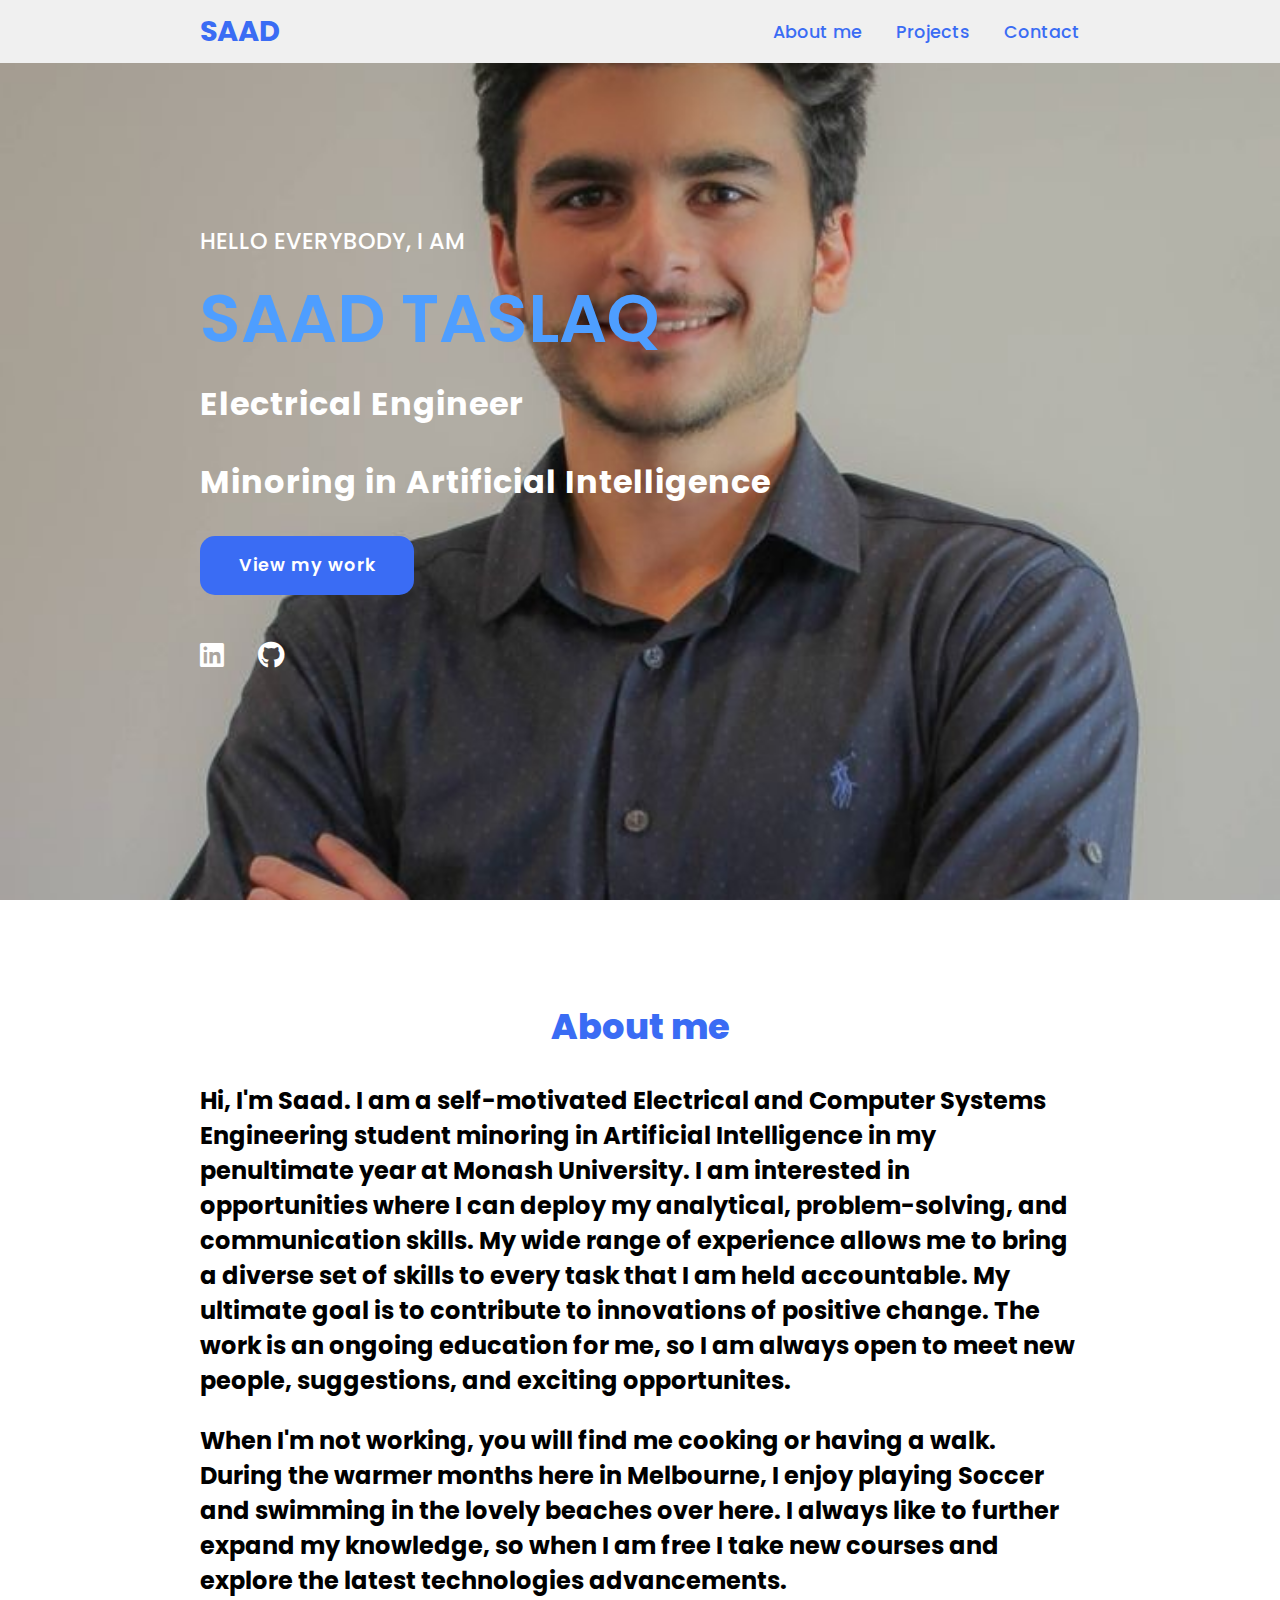
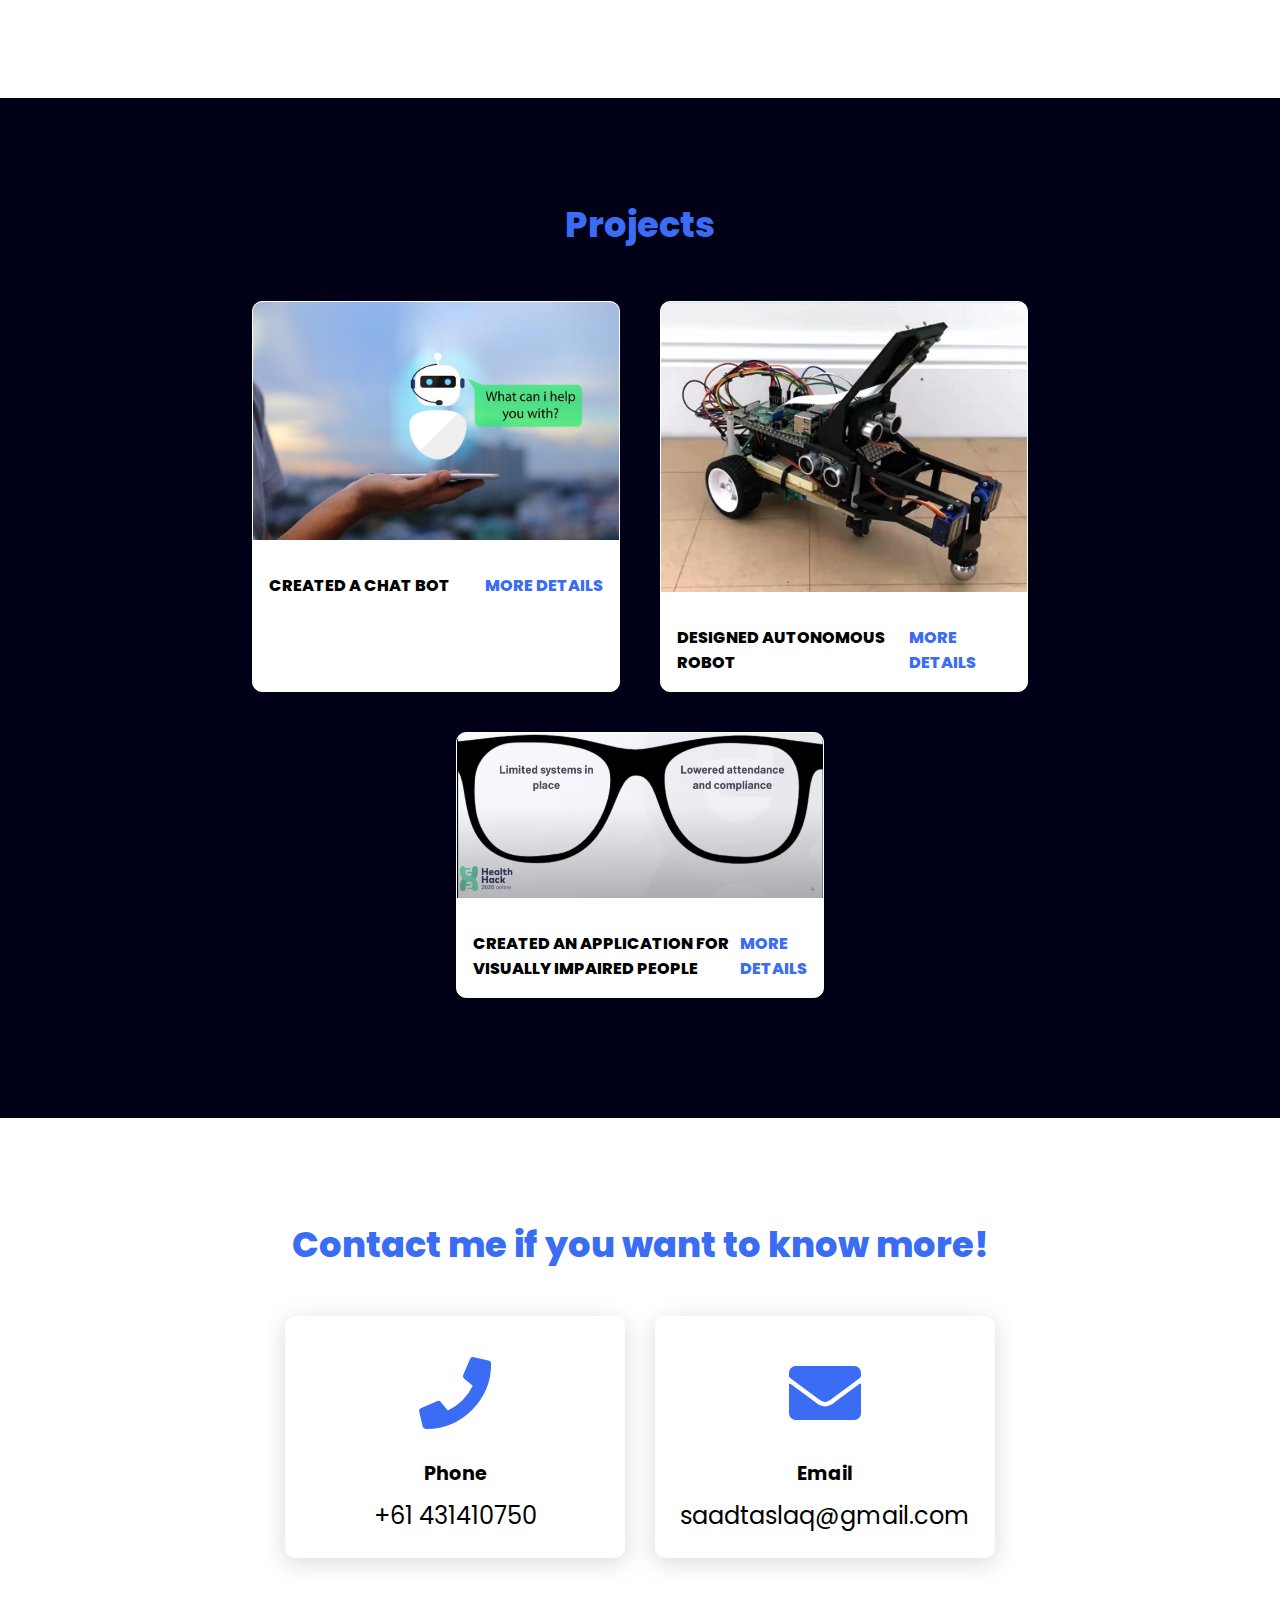
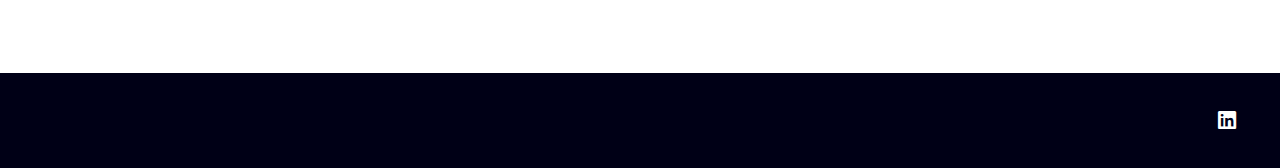
<file: index.html>
<!DOCTYPE html>
<html lang="en">
<head>
    <meta charset="UTF-8">
    <meta http-equiv="X-UA-Compatible" content="IE=edge">
    <meta name="viewport" content="width=device-width, initial-scale=1.0">
    <link rel="stylesheet" href="https://cdnjs.cloudflare.com/ajax/libs/font-awesome/5.15.4/css/all.min.css">
    <link rel="stylesheet" href="style.css">
    <title>Saad Taslaq</title>
</head>
<body>

    <header>
        <a href="#" class="logo">Saad</a>
        <nav class="navigation">
            <a href="#services">About me</a>
            <a href="#projects">Projects</a>
            <a href="#contact">Contact</a>
        </nav>
    </header>


    <section class="main">
        <div>
            <h2>HELLO EVERYBODY, I AM<br><span>SAAD TASLAQ</span></h2>
            <h3>Electrical Engineer</h3>
            <h3>Minoring in Artificial Intelligence</h3> 
            <a href="#projects" class="main-btn">View my work</a>
            <div class="social-icons">
                <a href="#"><i class="fab fa-linkedin"></i></a>
                <a href="#"><i class="fab fa-github"></i></a>
            </div>
        </div>
    </section>

    <section class="cards" id="services">
        <h2 class="title">About me</h2>
        <div class="About Me">
            <h2> Hi, I'm Saad. I am a self-motivated Electrical and Computer Systems Engineering student minoring in Artificial Intelligence in
                my penultimate year at Monash University. I am interested in opportunities where I can deploy my analytical, problem-solving, and communication skills.
                My wide range of experience allows me to bring a diverse set of skills to every task that I am held accountable. My ultimate goal is to contribute to 
                innovations of positive change. The work is an ongoing education for me, so I am always open to meet new people, suggestions, and exciting opportunites.
            </h2>
            <br>
            <h2>
                When I'm not working, you will find me cooking or having a walk. During the warmer months here in Melbourne, I enjoy playing Soccer and swimming in the 
                lovely beaches over here. I always like to further expand my knowledge, so when I am free I take new courses and explore the latest technologies advancements.
            </h2>
        </div>
        <!---
        <div class="content">
            <div class="card">
                <div class="icon">
                    <i class="fas fa-edit"></i>
                </div>
                <div class="info">
                    <h3>Script Writing</h3>
                    <p>Research and write scripts for different topics that can then be directly recorded for video production</p>
                </div>
            </div>
            <div class="card">
                <div class="icon">
                    <i class="fas fa-video"></i>
                </div>
                <div class="info">
                    <h3>Video Production</h3>
                    <p>Record and shoot videos taking into consideration proper settings, followed by production & post-production work</p>
                </div>
            </div>
            <div class="card">
                <div class="icon">
                    <i class="fas fa-graduation-cap"></i>
                </div>
                <div class="info">
                    <h3>Curriculum Development</h3>
                    <p>Develop complete curriculums for various technical topics to produce digital transformative courses</p>
                </div>
            </div>
        </div>
        --->
    </section>

    <section class="projects" id="projects">
        <h2 class="title">Projects</h2>
        <div class="content">
            <div class="project-card">
                <div class="project-image">
                    <img src="images/chatbots.jpg" />
                </div>
                <div class="project-info">
                    <p class="project-category"></p>
                    <strong class="project-title">
                        <span>Created a Chat Bot</span>
                        <a href="#" class="more-details">More details</a>
                    </strong>
                </div>
            </div>
            <div class="project-card">
                <div class="project-image">
                    <img src="images/Gordon.jpg" />
                </div>
                <div class="project-info">
                    <p class="project-category"></p>
                    <strong class="project-title">
                        <span>Designed Autonomous Robot</span>
                        <a href="#" class="more-details">More details</a>
                    </strong>
                </div>
            </div>
            <div class="project-card">
                <div class="project-image">
                    <img src="images/HealthHack.jpg" />
                </div>
                <div class="project-info">
                    <p class="project-category"></p>
                    <strong class="project-title">
                        <span>Created an application for visually impaired people</span>
                        <a href="#" class="more-details">More details</a>
                    </strong>
                </div>
            </div>
            <!---
            <div class="project-card">
                <div class="project-image">
                    <img src="images/work4.jpg" />
                </div>
                <div class="project-info">
                    <p class="project-category">Script Writing & Video Production</p>
                    <strong class="project-title">
                        <span>Dev Books</span>
                        <a href="#" class="more-details">More details</a>
                    </strong>
                </div>
            </div>
            <div class="project-card">
                <div class="project-image">
                    <img src="images/work5.jpg" />
                </div>
                <div class="project-info">
                    <p class="project-category">Script Writing & Video Production</p>
                    <strong class="project-title">
                        <span>Dev Books</span>
                        <a href="#" class="more-details">More details</a>
                    </strong>
                </div>
            </div>
            <div class="project-card">
                <div class="project-image">
                    <img src="images/work6.jpg" />
                </div>
                <div class="project-info">
                    <p class="project-category">Script Writing & Video Production</p>
                    <strong class="project-title">
                        <span>Internet</span>
                        <a href="#" class="more-details">More details</a>
                    </strong>
                </div>
            </div>
            --->
        </div>
    </section>

    <section class="cards contact" id="contact">
        <h2 class="title">Contact me if you want to know more!</h2>
        <div class="content">
            <div class="card">
                <div class="icon">
                    <i class="fas fa-phone"></i>
                </div>
                <div class="info">
                    <h3>Phone</h3>
                    <p>+61 431410750</p>
                </div>
            </div>
            <div class="card">
                <div class="icon">
                    <i class="fas fa-envelope"></i>
                </div>
                <div class="info">
                    <h3>Email</h3>
                    <p>saadtaslaq@gmail.com</p>
                </div>
            </div>
        </div>
    </section>
    
    <footer class="footer">
        <p class="footer-title"></span></p>
        <div class="social-icons">
            <a href="#"><i class="fab fa-linkedin"></i></a>
        </div>
    </footer>

</body>
</html>
</file>
<file: style.css>
@import url('https://fonts.googleapis.com/css2?family=Poppins:ital,wght@0,100;0,200;0,300;0,400;0,500;0,600;0,700;0,800;0,900;1,100;1,200;1,300;1,400;1,500;1,600;1,700;1,800;1,900&display=swap');

*{
    font-family: 'Poppins', sans-serif;
    margin: 0;
    padding: 0;
    box-sizing: border-box;
    scroll-behavior: smooth; 
}


header {
    background-color: #f0f0f0;
    width: 100%;
    position: fixed;
    z-index: 999;
    display: flex;
    justify-content: space-between;
    align-items: center;
    padding: 10px 200px ;
}

.logo{
    text-decoration: none;
    color: #3a6cf4;
    text-transform: uppercase;
    font-weight: 700;
    font-size: 1.8em;
}

.navigation a{
    color: #3a6cf4;
    text-decoration: none;
    font-size: 1.1em;
    font-weight: 500;
    padding-left: 30px;
}

.navigation a:hover{
    color: #601cfc;
}

section {
    padding: 100px 200px;
}

.main {
    width: 100%;
    min-height: 100vh;
    display: flex;
    align-items: center;
    background: url(images/selfiepic.jpg) no-repeat;
    background-size: cover;
    background-position: center;
    background-attachment: fixed;
}

.main h2 {
    color: #fff;
    font-size: 1.4em;
    font-weight: 500;
}

.main h2 span {
    display: inline-block;
    margin-top: 10px;
    color: #4e9eff;
    font-size: 3em;
    font-weight: 600;
}

.main h3 {
    color: #fff;
    font-size: 2em;
    font-weight: 700;
    letter-spacing: 1px;
    margin-top: 10px;
    margin-bottom: 30px;
}

.main-btn {
    color: #fff;
    background-color: #3a6cf4;
    text-decoration: none;
    font-size: 1.1em;
    font-weight: 600;
    display: inline-block;
    padding: 0.9375em 2.1875em;
    letter-spacing: 1px;
    border-radius: 15px;
    margin-bottom: 40px;
    transition: 0.7s ease;
}

.main-btn:hover {
    background-color: #0a49f6;
    transform: scale(1.1);
}

.social-icons a {
    color: #fff;
    font-size: 1.7em;
    padding-right: 30px;
}

.title {
    display: flex;
    justify-content: center;
    color: #3a6cf4;
    font-size: 2.2em;
    font-weight: 800;
    margin-bottom: 30px;
}

.content {
    display: flex;
    justify-content: center;
    flex-direction: row;
    flex-wrap: wrap;
}

.card {
    background-color: #fff;
    width: 21.25em;
    box-shadow: 0 5px 25px rgba(1 1 1 / 15%);
    border-radius: 10px;
    padding: 25px;
    margin: 15px;
    transition: 0.7s ease;
}

.card:hover {
    transform: scale(1.1);
}

.card .icon {
    color: #3a6cf4;
    font-size: 8em;
    text-align: center;
}

.info {
    text-align: center;
}

.info h3{
    color: #3a6cf4;
    font-size: 1.2em;
    font-weight: 700;
    margin: 10px;
}

.projects {
    background-color: #000016;
}

.projects .content{
    margin-top: 30px;
}

.project-card {
    background-color: #fff;
    border: 1px solid #fff;
    min-height: 14em;
    width: 23em;
    overflow: hidden;
    border-radius: 10px;
    margin: 20px;
    transition: 0.7s ease;
}

.project-card:hover {
   transform: scale(1.1);
}

.project-card:hover .project-image {
    opacity: 0.9;
 }

.project-image img{
    width: 100%
}

.project-info {
    padding: 1em;
}

.project-category {
    font-size: 0.8em;
    color: #000;
}

.project-title {
    display: flex;
    justify-content: space-between;
    text-transform: uppercase;
    font-weight: 800;
    margin-top: 10px;
}

.more-details {
    text-decoration: none;
    color: #3a6cf4;
}

.more-details:hover {
    color: #601cfc;
}

.contact .icon{
    font-size: 4.5em;
}

.contact .info h3 {
    color: #000;
}

.contact .info p {
    font-size: 1.5em;
}

.footer {
    background-color: #000016;
    color: #fff;
    padding: 2em;
    display: flex;
    justify-content: space-between;
}

.footer-title {
    font-size: 1.3em;
    font-weight: 600;
}

.footer-title span {
    color: #3a6cf4;
}

.footer .social-icons a{
    font-size: 1.3em;
    padding: 0 12px 0 0;
}

@media (max-width:1023px){
    header{
        padding: 12px 20px;
    }

    .navigation a{
        padding-left: 10px;
    }

    .title{
        font-size: 1.8em;
    }

    section{
        padding: 80px 20px;
    }

    .main-content h2{
        font-size: 1em;
    }

    .main-content h3{
        font-size: 1.6em;
    }

    .content{
        flex-direction: column;
        align-items: center;
    }

}

@media (max-width:641px){
    body{
        font-size: 12px;
    }

    .main-content h2{
        font-size: 0.8em;
    }

    .main-content h3{
        font-size: 1.4em;
    }
}

@media (max-width:300px){
    body{
        font-size: 10px;
     
    }
}
</file>
